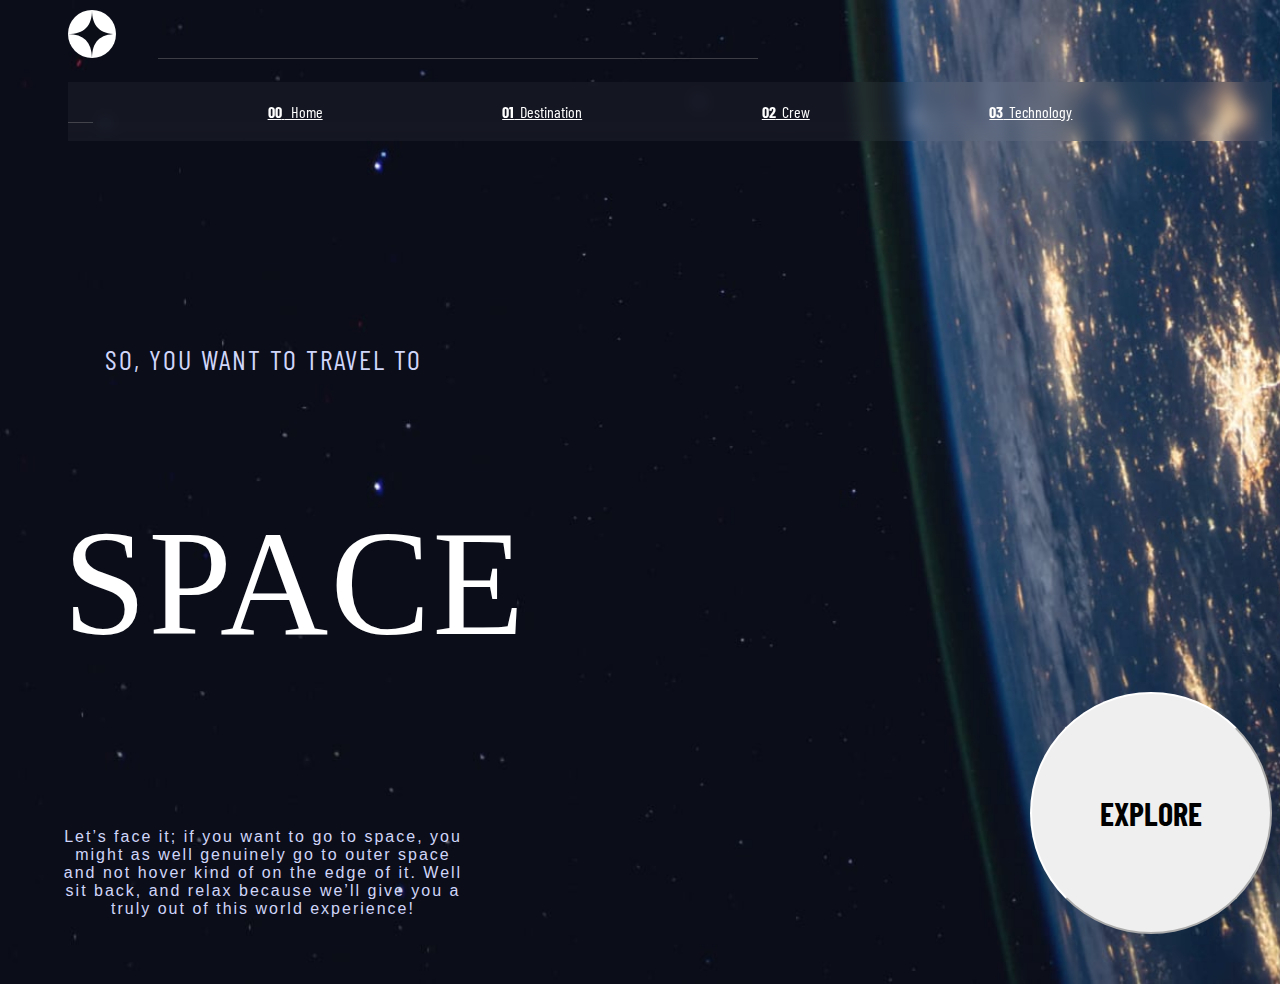
<file: index.html>
<!DOCTYPE html>
<html lang="en">
<head>
  <meta charset="UTF-8">
  <meta name="viewport" content="width=device-width, initial-scale=1.0">
  <link rel="stylesheet" href="style.css">
  <link href="https://cdn.jsdelivr.net/npm/bootstrap@5.3.2/dist/css/bootstrap.min.css" rel="stylesheet" integrity="sha384-T3c6CoIi6uLrA9TneNEoa7RxnatzjcDSCmG1MXxSR1GAsXEV/Dwwykc2MPK8M2HN" crossorigin="anonymous">
  <link rel="icon" type="image/png" sizes="32x32" href="./assets/favicon-32x32.png">
  <link rel="preconnect" href="https://fonts.googleapis.com">
  <link rel="preconnect" href="https://fonts.gstatic.com" crossorigin>
  <link href="https://fonts.googleapis.com/css2?family=Barlow+Condensed:wght@200&family=Manrope:wght@800&display=swap" rel="stylesheet">
  <title>Frontend Mentor | Space tourism website</title>
</head>
<body id="index">

   <div class="d-flex justify-content-between tP">
    <div class="col-1 shared-logo">
      <img src="assets/shared/logo.svg" alt="shared-logo" class="sharedLogo">
    </div>
    <div class="col-4 hLine">
      <div class="horizontal-line">
    </div>
    </div>
  <div class="col-7 navBar">
      <nav class="navbar">
        <div class="container-fluid nBar">
 <div class="col-md-12 textContainerColor">
            <div class="hLine">
              <div class="horizontal-line-two">
              </div>
            </div>
                     <div class="textContainer">
              <a class="navbar-brand" href="index.html"><b>00</b> <span class="thin-text">&nbsp; Home</span></a>
              <a class="navbar-brand" href="destination.html"><b>01</b> &nbsp;Destination</a>
              <a class="navbar-brand" href="crew.html"><b>02</b> &nbsp;Crew</a>
              <a class="navbar-brand" href="technology.html"><b>03</b> &nbsp;Technology</a>
            </div>
          </div>
        </div>
        <div class="hamburger-menu" onclick="openNav()" style="visibility: hidden;">
          <img src="assets/shared/icon-hamburger.svg" alt="hamburger-menu" style="width: 24px; height: 21px;">
        </div>
      </nav>
    </div>
  </div>
  <div class="container exploreContent">
    <div class="col-md-4">
      <div class="space">
        <p class="p1">SO, YOU WANT TO TRAVEL TO</p>
        <p class="p2">SPACE</p>
        <p class="p3">Let’s face it; if you want to go to space, you might as well genuinely go to outer space and not hover kind of on the edge of it. Well sit back, and relax because we’ll give you a truly out of this world experience!</p>
      </div>
    </div> 
    <div class="col-md-6">
      <div class="explore">
        <button class="exploreButon"> EXPLORE </button>
      </div>
    </div>
  </div>
  <div id="yanMenu" class="sidenav"> 
    <div class="closebtn" onclick="closeNav()">
   <img src="assets/shared/icon-close.svg" alt="close-hamburger-menu">
 </div>
 <a class="navbar-brand" href="index.html"><b>00</b> <span>&nbsp; Home</span></a>
 <a class="navbar-brand" href="destination.html"><b>01</b> &nbsp;Destination</a>
 <a class="navbar-brand" href="crew.html"><b>02</b> &nbsp;Crew</a>
 <a class="navbar-brand" href="technology.html"><b>03</b> &nbsp;Technology</a>
</div>   
</body>
<script src="function.js"></script>
<script src="https://cdn.jsdelivr.net/npm/bootstrap@5.3.2/dist/js/bootstrap.bundle.min.js" integrity="sha384-C6RzsynM9kWDrMNeT87bh95OGNyZPhcTNXj1NW7RuBCsyN/o0jlpcV8Qyq46cDfL" crossorigin="anonymous"></script>
</html>
</file>
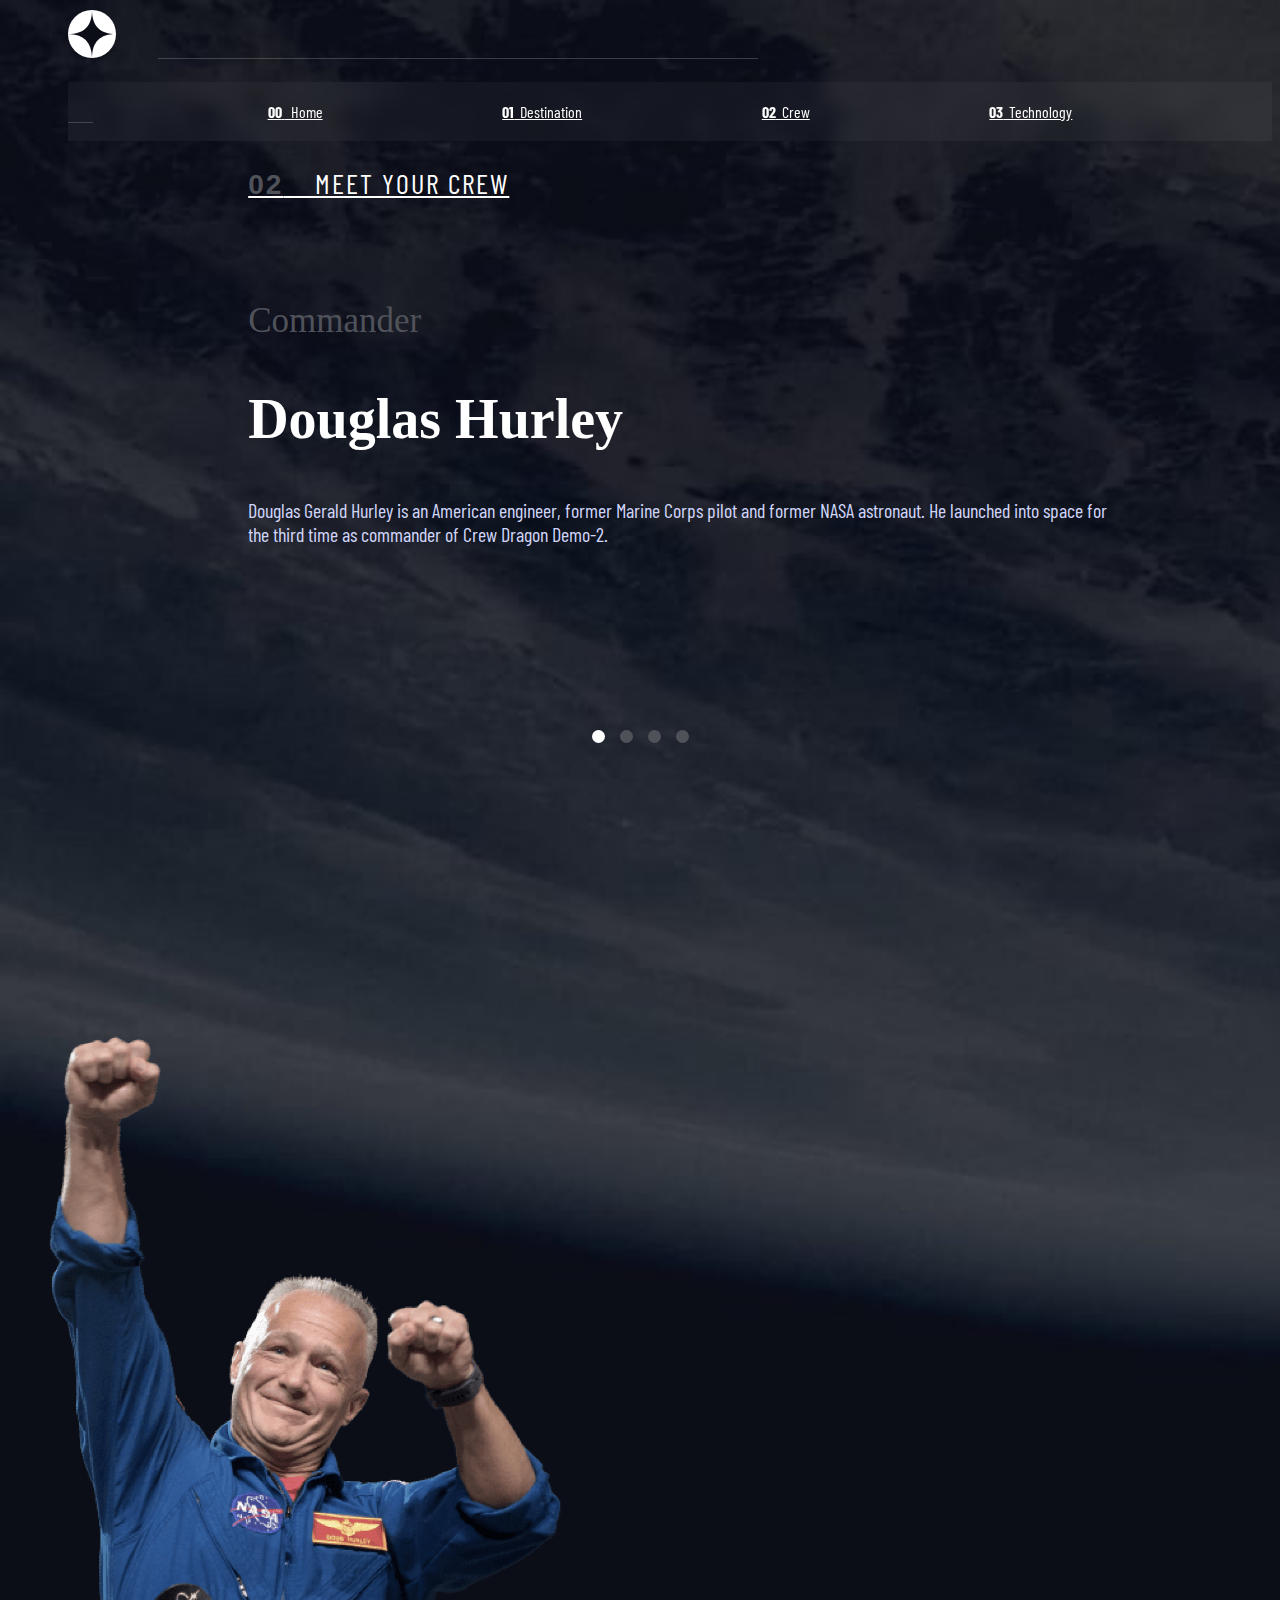
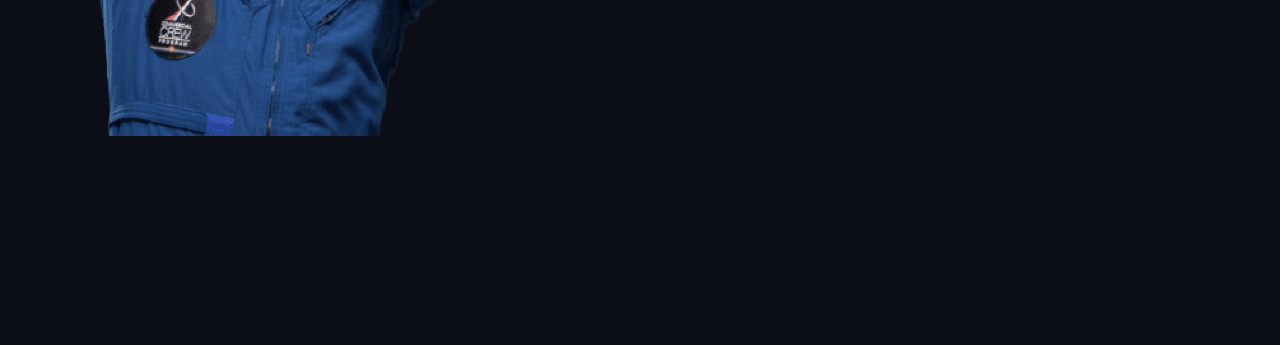
<file: crew.html>
<!DOCTYPE html>
<html lang="en">
<head>
  <meta charset="UTF-8">
  <meta name="viewport" content="width=device-width, initial-scale=1.0">
  <link rel="stylesheet" href="style.css">
  <link href="https://cdn.jsdelivr.net/npm/bootstrap@5.3.2/dist/css/bootstrap.min.css" rel="stylesheet" integrity="sha384-T3c6CoIi6uLrA9TneNEoa7RxnatzjcDSCmG1MXxSR1GAsXEV/Dwwykc2MPK8M2HN" crossorigin="anonymous">
  <link rel="icon" type="image/png" sizes="32x32" href="./assets/favicon-32x32.png">
  <link rel="preconnect" href="https://fonts.googleapis.com">
<link rel="preconnect" href="https://fonts.gstatic.com" crossorigin>
<link href="https://fonts.googleapis.com/css2?family=Barlow+Condensed:wght@200&family=Manrope:wght@800&display=swap" rel="stylesheet">
  <title>Frontend Mentor | Space tourism website</title>
</head>
<body id="crew">

  <div class="d-flex justify-content-between tP">
    <div class="col-1 shared-logo">
      <img src="assets/shared/logo.svg" alt="shared-logo" class="sharedLogo">
    </div>
    <div class="col-4 hLine">
      <div class="horizontal-line">
      </div>
    </div>
    <div class="col-7 navBar">
      <nav class="navbar">
        <div class="container-fluid nBar">
          <div class="col-md-12 textContainerColor">
            <div class="hLine">
              <div class="horizontal-line-two">
              </div>
            </div>
            <div class="textContainer">
              <a class="navbar-brand" href="index.html"><b>00</b> <span>&nbsp; Home</span></a>
              <a class="navbar-brand" href="destination.html"><b>01</b> &nbsp;Destination</a>
              <a class="navbar-brand" href="crew.html"><b>02</b> &nbsp;Crew</a>
              <a class="navbar-brand" href="technology.html"><b>03</b> &nbsp;Technology</a>
              </div>
          </div>
        </div>
        <div class="hamburger-menu" onclick="openNav()" style="visibility: hidden;">
          <img src="assets/shared/icon-hamburger.svg" alt="hamburger-menu" style="width: 24px; height: 21px;">
        </div>
      </nav>
    </div>
  </div>
  <div class="container peopleContent">

    <div class="col-md-6 crew">
      <div class="moonDestionation position-relative ">
        <a class="navbar-brand space-l-text" style="letter-spacing: 2px;" href="#"><b class="bold-text" style="color: #50525a; font-family: sans-serif;">02</b> &nbsp; &nbsp;MEET YOUR CREW</a>
      </div>
      <div class="commanderInfo">
          <div class="icerikler">
            <div class="step1">
              <p class="commander"></p>
              <h2 class="d-hurley"></h2>
              <p class="commanderText">
              </p>
            </div>
            <div class="step2" style="display: none;">
              <p class="commander"></p>
              <h2 class="d-hurley"></h2>
              <p class="commanderText">
              </p>
            </div>
            <div class="step3" style="display: none;">
              <p class="commander"></p>
              <h2 class="d-hurley"></h2>
              <p class="commanderText">
              </p>
            </div>
            <div class="step4" style="display: none;">
              <p class="commander"></p>
              <h2 class="d-hurley"></h2>
              <p class="commanderText">
              </p>
            </div>
          </div>
      </div>
      <div class="carousel space-l-text">
        <div class="buttonCarousel active"></div>
        <div class="buttonCarousel"></div>
        <div class="buttonCarousel"></div>
        <div class="buttonCarousel"></div>
      </div>
    </div> 
    <div class="col-md-6">
      <div class="moonDestionation position-relative">
        <a class="navbar-brand launch-hide" style="letter-spacing: 2px; visibility:hidden;" href="#"><b class="bold-text" style="color: #50525a; font-family: sans-serif;">02</b> &nbsp; &nbsp;MEET YOUR CREW</a>
      </div>
      <div class="commanderImg col-md-8">
        <div class="icerikler">
          <img src="" alt="commander-img" class="commanderImg2 step1">
          <img src="" alt="commander-img" class="commanderImg2 step2" style="display: none;">
          <img src="" alt="commander-img" class="commanderImg2 step3" style="display: none;">
          <img src="" alt="commander-img" class="commanderImg2 step4" style="display: none;">
        </div>
        <div class="carousel">
          <div class="buttonCarousel active launch-hide" style="visibility: hidden;"></div>
          <div class="buttonCarousel launch-hide" style="visibility: hidden;"></div>
          <div class="buttonCarousel launch-hide" style="visibility: hidden;"></div>
          <div class="buttonCarousel launch-hide" style="visibility: hidden;"></div>
        </div>
      </div>
    </div>
  </div>
  <div id="yanMenu" class="sidenav"> 
           <div class="closebtn" onclick="closeNav()">
          <img src="assets/shared/icon-close.svg" alt="close-hamburger-menu">
        </div>
        <a class="navbar-brand" href="index.html"><b>00</b> <span>&nbsp; Home</span></a>
        <a class="navbar-brand" href="destination.html"><b>01</b> &nbsp;Destination</a>
        <a class="navbar-brand" href="crew.html"><b>02</b> &nbsp;Crew</a>
        <a class="navbar-brand" href="technology.html"><b>03</b> &nbsp;Technology</a>
  </div>  
</body>
<script src="function.js"></script>
<script src="https://code.jquery.com/jquery-3.6.0.min.js"></script>
<script>
$(document).ready(function() {
  $(".carousel").on("click", ".buttonCarousel", function() {
    var index = $(this).index();
    $(".buttonCarousel").removeClass("active");
    $(this).addClass("active");
    $(".step1, .step2, .step3, .step4").hide();
    $(".step" + (index + 1)).show();
  });
});
</script>
<script>
$(function () {
  var button = $(".buttonCarousel");

  function switchToNext() {
    var _this = $(this);

    if (_this.hasClass("active")) return false;
    else {
      $(".buttonCarousel.active").removeClass("active");
      _this.addClass("active");
    }
  }

  button.on("click", switchToNext);
});
</script>
<script src="https://cdn.jsdelivr.net/npm/bootstrap@5.3.2/dist/js/bootstrap.bundle.min.js" integrity="sha384-C6RzsynM9kWDrMNeT87bh95OGNyZPhcTNXj1NW7RuBCsyN/o0jlpcV8Qyq46cDfL" crossorigin="anonymous"></script>
</html>
</file>
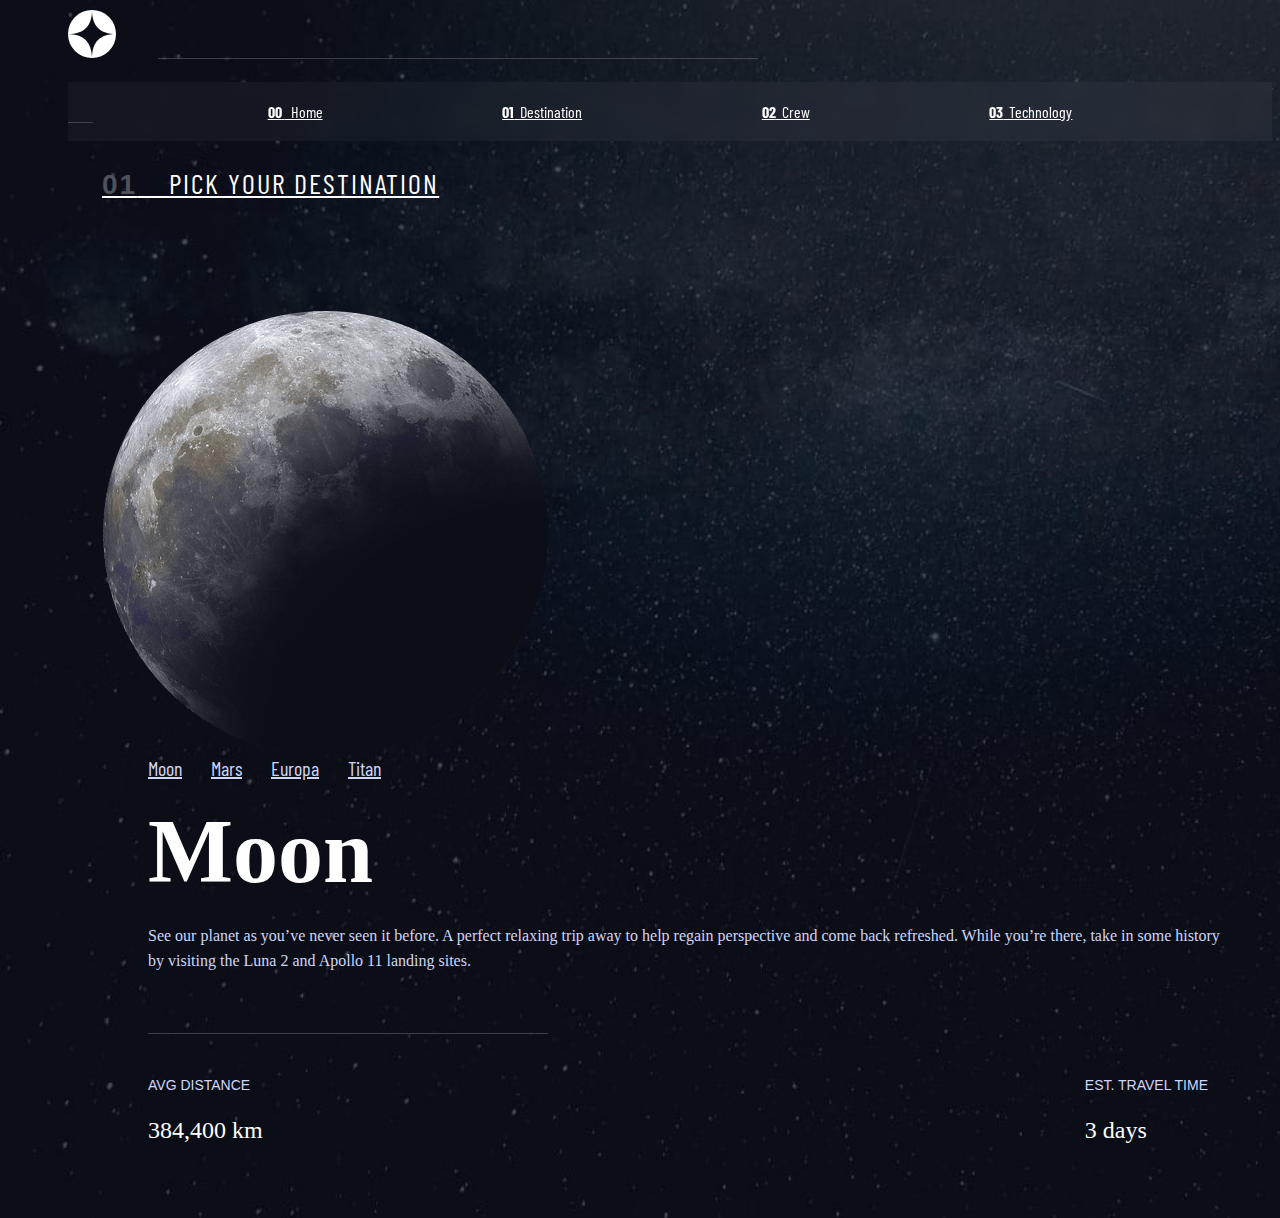
<file: destination.html>
<!DOCTYPE html>
<html lang="en">
<head>
  <meta charset="UTF-8">
  <meta name="viewport" content="width=device-width, initial-scale=1.0">
  <link rel="stylesheet" href="style.css">
  <link href="https://cdn.jsdelivr.net/npm/bootstrap@5.3.2/dist/css/bootstrap.min.css" rel="stylesheet" integrity="sha384-T3c6CoIi6uLrA9TneNEoa7RxnatzjcDSCmG1MXxSR1GAsXEV/Dwwykc2MPK8M2HN" crossorigin="anonymous">
  <link rel="icon" type="image/png" sizes="32x32" href="./assets/favicon-32x32.png">
  <link rel="preconnect" href="https://fonts.googleapis.com">
<link rel="preconnect" href="https://fonts.gstatic.com" crossorigin>
<link href="https://fonts.googleapis.com/css2?family=Barlow+Condensed:wght@200&family=Manrope:wght@800&display=swap" rel="stylesheet">
  <title>Frontend Mentor | Space tourism website</title>
</head>
<body id="destination">

  <div class="d-flex justify-content-between tP">
    <div class="col-1 shared-logo">
      <img src="assets/shared/logo.svg" alt="shared-logo" class="sharedLogo">
    </div>
    <div class="col-4 hLine">
      <div class="horizontal-line">
      </div>
    </div>
    <div class="col-7 navBar">
      <nav class="navbar">
        <div class="container-fluid nBar">
          <div class="col-md-12 textContainerColor">
            <div class="hLine">
              <div class="horizontal-line-two">
              </div>
            </div>
            <div class="textContainer">
              <a class="navbar-brand" href="index.html"><b>00</b> <span>&nbsp; Home</span></a>
              <a class="navbar-brand" href="destination.html"><b>01</b> &nbsp;Destination</a>
              <a class="navbar-brand" href="crew.html"><b>02</b> &nbsp;Crew</a>
              <a class="navbar-brand" href="technology.html"><b>03</b> &nbsp;Technology</a>
              </div>
          </div>
        </div>
        <div class="hamburger-menu" onclick="openNav()" style="visibility: hidden;">
          <img src="assets/shared/icon-hamburger.svg" alt="hamburger-menu" style="width: 24px; height: 21px;">
        </div>
      </nav>
    </div>
  </div>
  <div class="container exploreContent">
    <div class="col-md-6">
      <div class="moonDestionation position-relative">
        <a class="navbar-brand" style="letter-spacing: 2px;" href="#"><b class="bold-text" style="color: #50525a; font-family: sans-serif;">01</b> &nbsp; &nbsp;PICK YOUR DESTINATION</a>
      </div>
      <div class="destination-moon">
        <div class="icerikler">
          <img src="" alt="image" class="img-moon icerik"  id="icerik1_moon_img">
          <img src="" alt="image" class="img-moon icerik"  id="icerik2_moon_img">
          <img src="" alt="image" class="img-moon icerik"  id="icerik3_moon_img">
          <img src="" alt="image" class="img-moon icerik"  id="icerik4_moon_img">

        </div>      
      </div>
    </div> 
    <div class="col-md-6">
      <div class="descriptionMoon col-md-8">
              <div class="moon-name" style="word-spacing: 25px;">
              <a class="navbar-brand moonText-nav" href="javascript:void(0)" onclick="goster('icerik1')">Moon</a>
              <a class="navbar-brand moonText-nav" href="javascript:void(0)" onclick="goster('icerik2')">Mars</a>
              <a class="navbar-brand moonText-nav" href="javascript:void(0)" onclick="goster('icerik3')">Europa</a>
              <a class="navbar-brand moonText-nav" href="javascript:void(0)" onclick="goster('icerik4')">Titan</a>
              </div>
              <div id="icerikler">
                <h2 class="moonName icerik" id="icerik1_title"></h2>
                <p class="moonText icerik" id="icerik1_text"></p>
            
                <h2 class="moonName icerik" id="icerik2_title"></h2>
                <p class="moonText icerik" id="icerik2_text"></p>
            
                <h2 class="moonName icerik" id="icerik3_title"></h2>
                <p class="moonText icerik" id="icerik3_text"></p>
            
                <h2 class="moonName icerik" id="icerik4_title"></h2>
                <p class="moonText icerik" id="icerik4_text"></p>
            
              <div class="textHorizontalLine"></div>
              <div class="col">
                <div class="row">
                  <div class="col-md-12 twoBlock">
                    <div class="col-md-4 mt-4">
                      <p class="est-travel-time">AVG DISTANCE</p>
                      <div class="icerikler">
                        <p class="travel-num distance icerik" id="icerik1_distance"></p>
                        <p class="travel-num distance icerik" id="icerik2_distance"></p>
                        <p class="travel-num distance icerik" id="icerik3_distance"></p>
                        <p class="travel-num distance icerik" id="icerik4_distance"></p>


                      </div>
                    </div>
                  <div class="col-md-6 mt-4">
                    <p class="est-travel-time">EST. TRAVEL TIME</p>
                    <div class="icerikler">
                      <p class="travel-num travel-time icerik" id="icerik1_travel_time"></p>
                      <p class="travel-num travel-time icerik" id="icerik2_travel_time"></p>
                      <p class="travel-num travel-time icerik" id="icerik3_travel_time"></p>
                      <p class="travel-num travel-time icerik" id="icerik4_travel_time"></p>

                    </div>
                  </div>
                  </div>
                </div>
              </div>
            </div>
      </div>
    </div>
  </div>
  <div id="yanMenu" class="sidenav"> 
    <div class="closebtn" onclick="closeNav()">
   <img src="assets/shared/icon-close.svg" alt="close-hamburger-menu">
 </div>
 <a class="navbar-brand" href="index.html"><b>00</b> <span>&nbsp; Home</span></a>
 <a class="navbar-brand" href="destination.html"><b>01</b> &nbsp;Destination</a>
 <a class="navbar-brand" href="crew.html"><b>02</b> &nbsp;Crew</a>
 <a class="navbar-brand" href="technology.html"><b>03</b> &nbsp;Technology</a>
</div>  
</body>
<script src="function.js"></script>
<script src="https://cdn.jsdelivr.net/npm/bootstrap@5.3.2/dist/js/bootstrap.bundle.min.js" integrity="sha384-C6RzsynM9kWDrMNeT87bh95OGNyZPhcTNXj1NW7RuBCsyN/o0jlpcV8Qyq46cDfL" crossorigin="anonymous"></script>
</html>
</file>
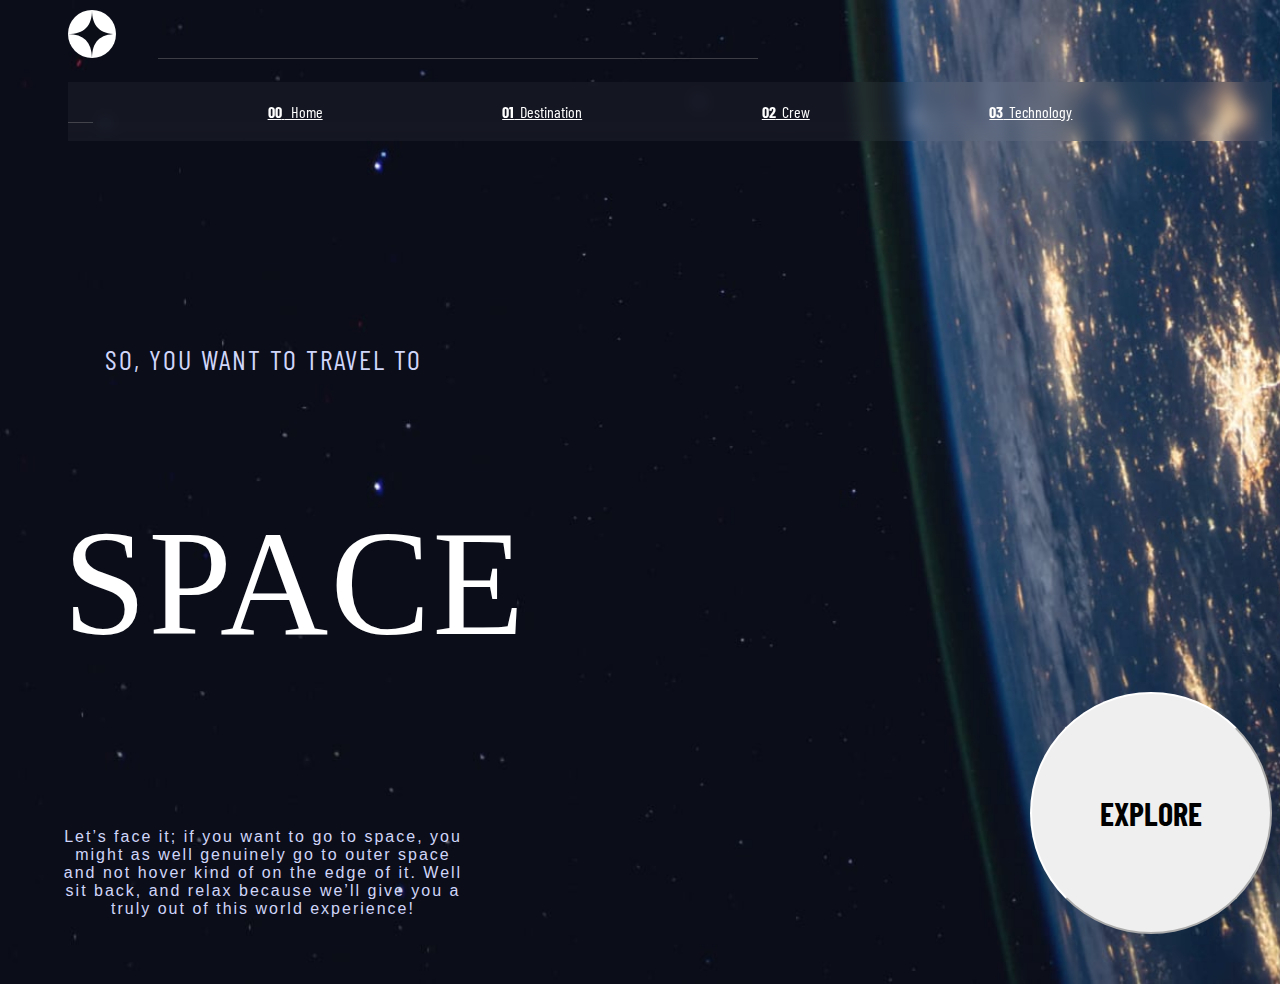
<file: home.html>
<!DOCTYPE html>
<html lang="en">
<head>
  <meta charset="UTF-8">
  <meta name="viewport" content="width=device-width, initial-scale=1.0">
  <link rel="stylesheet" href="style.css">
  <link href="https://cdn.jsdelivr.net/npm/bootstrap@5.3.2/dist/css/bootstrap.min.css" rel="stylesheet" integrity="sha384-T3c6CoIi6uLrA9TneNEoa7RxnatzjcDSCmG1MXxSR1GAsXEV/Dwwykc2MPK8M2HN" crossorigin="anonymous">
  <link rel="icon" type="image/png" sizes="32x32" href="./assets/favicon-32x32.png">
  <link rel="preconnect" href="https://fonts.googleapis.com">
<link rel="preconnect" href="https://fonts.gstatic.com" crossorigin>
<link href="https://fonts.googleapis.com/css2?family=Barlow+Condensed:wght@200&family=Manrope:wght@800&display=swap" rel="stylesheet">
  <title>Frontend Mentor | Space tourism website</title>
</head>
<body id="index">

  <div class="d-flex justify-content-between tP">
    <div class="col-1 shared-logo">
      <img src="assets/shared/logo.svg" alt="shared-logo" class="sharedLogo">
    </div>
    <div class="col-4 hLine">
      <div class="horizontal-line">
      </div>
    </div>
    <div class="col-7 navBar">
      <nav class="navbar">
        <div class="container-fluid nBar">
          <div class="col-md-12 textContainerColor">
            <div class="hLine">
              <div class="horizontal-line-two">
              </div>
            </div>
            <div class="textContainer">
              <a class="navbar-brand" href="home.html"><b>00</b> <span class="thin-text">&nbsp; Home</span></a>
              <a class="navbar-brand" href="destination.html"><b>01</b> &nbsp;Destination</a>
              <a class="navbar-brand" href="crew.html"><b>02</b> &nbsp;Crew</a>
              <a class="navbar-brand" href="technology.html"><b>03</b> &nbsp;Technology</a>
              </div>
          </div>
        </div>
        <div class="hamburger-menu" onclick="openNav()" style="visibility: hidden;">
          <img src="assets/shared/icon-hamburger.svg" alt="hamburger-menu" style="width: 24px; height: 21px;">
        </div>
      </nav>
    </div>
  </div>
  <div class="container exploreContent">
    <div class="col-md-4">
      <div class="space">
        <p class="p1">SO, YOU WANT TO TRAVEL TO</p>
        <p class="p2">SPACE</p>
        <p class="p3">Let’s face it; if you want to go to space, you might as well genuinely go to outer space and not hover kind of on the edge of it. Well sit back, and relax because we’ll give you a truly out of this world experience!</p>
      </div>
    </div> 
    <div class="col-md-6">
      <div class="explore">
        <button class="exploreButon"> EXPLORE </button>
      </div>
    </div>
  </div>
  <div id="yanMenu" class="sidenav"> 
    <div class="closebtn" onclick="closeNav()">
   <img src="assets/shared/icon-close.svg" alt="close-hamburger-menu">
 </div>
 <a class="navbar-brand" href="home.html"><b>00</b> <span>&nbsp; Home</span></a>
 <a class="navbar-brand" href="destination.html"><b>01</b> &nbsp;Destination</a>
 <a class="navbar-brand" href="crew.html"><b>02</b> &nbsp;Crew</a>
 <a class="navbar-brand" href="technology.html"><b>03</b> &nbsp;Technology</a>
</div>   
</body>
<script src="function.js"></script>
<script src="https://cdn.jsdelivr.net/npm/bootstrap@5.3.2/dist/js/bootstrap.bundle.min.js" integrity="sha384-C6RzsynM9kWDrMNeT87bh95OGNyZPhcTNXj1NW7RuBCsyN/o0jlpcV8Qyq46cDfL" crossorigin="anonymous"></script>
</html>
</file>
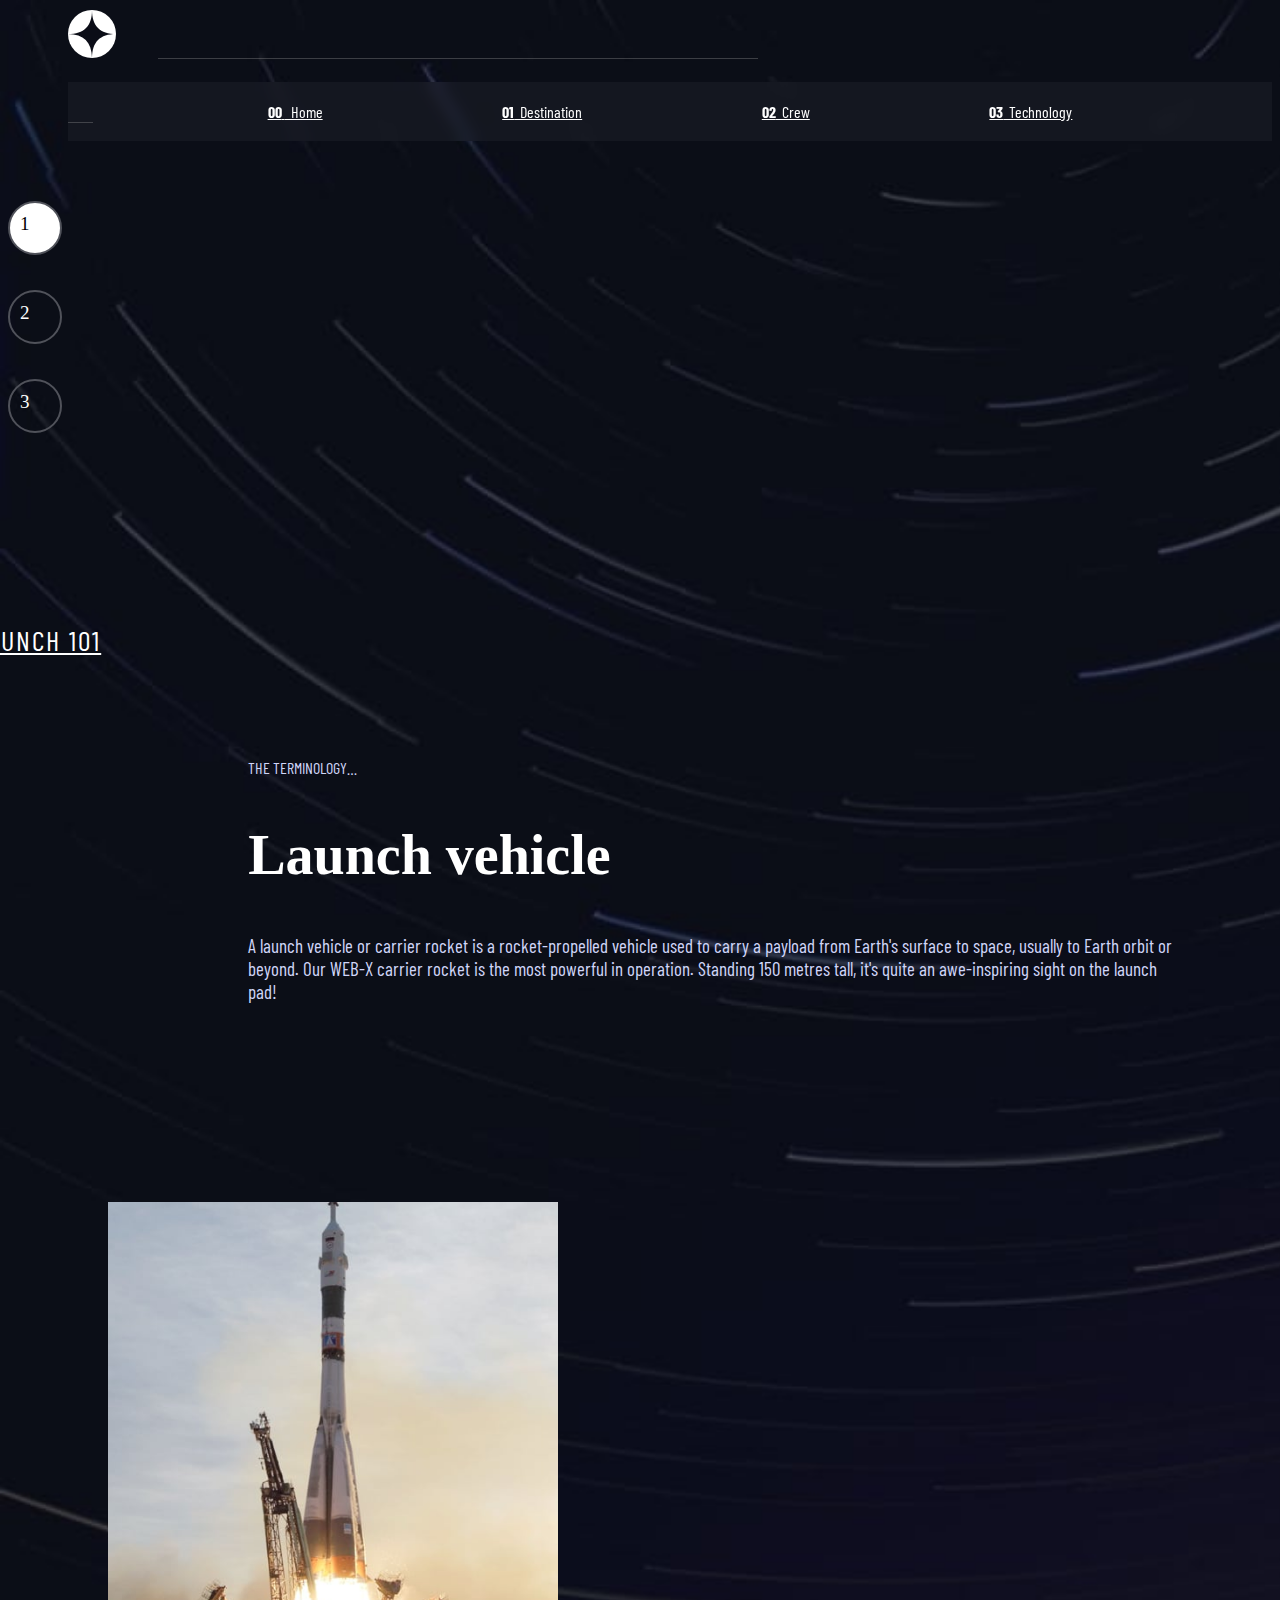
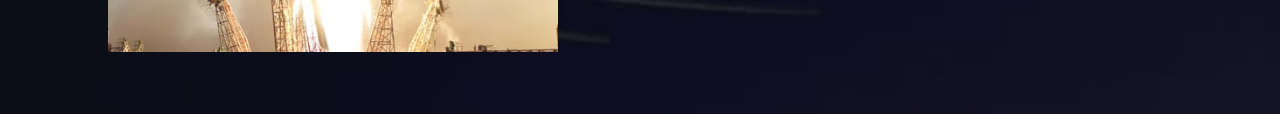
<file: technology.html>
<!DOCTYPE html>
<html lang="en">
<head>
  <meta charset="UTF-8">
  <meta name="viewport" content="width=device-width, initial-scale=1.0">
  <link rel="stylesheet" href="style.css">
  <link href="https://cdn.jsdelivr.net/npm/bootstrap@5.3.2/dist/css/bootstrap.min.css" rel="stylesheet" integrity="sha384-T3c6CoIi6uLrA9TneNEoa7RxnatzjcDSCmG1MXxSR1GAsXEV/Dwwykc2MPK8M2HN" crossorigin="anonymous">
  <link rel="icon" type="image/png" sizes="32x32" href="./assets/favicon-32x32.png">
  <link rel="preconnect" href="https://fonts.googleapis.com">
<link rel="preconnect" href="https://fonts.gstatic.com" crossorigin>
<link href="https://fonts.googleapis.com/css2?family=Barlow+Condensed:wght@200&family=Manrope:wght@800&display=swap" rel="stylesheet">
  <title>Frontend Mentor | Space tourism website</title>
</head>
<body id="technology">

  <div class="d-flex justify-content-between tP">
    <div class="col-1 shared-logo">
      <img src="assets/shared/logo.svg" alt="shared-logo" class="sharedLogo">
    </div>
    <div class="col-4 hLine">
      <div class="horizontal-line">
      </div>
    </div>
    <div class="col-7 navBar">
      <nav class="navbar">
        <div class="container-fluid nBar">
          <div class="col-md-12 textContainerColor">
            <div class="hLine">
              <div class="horizontal-line-two">
              </div>
            </div>
            <div class="textContainer">
              <a class="navbar-brand" href="index.html"><b>00</b> <span>&nbsp; Home</span></a>
              <a class="navbar-brand" href="destination.html"><b>01</b> &nbsp;Destination</a>
              <a class="navbar-brand" href="crew.html"><b>02</b> &nbsp;Crew</a>
              <a class="navbar-brand" href="technology.html"><b>03</b> &nbsp;Technology</a>
              </div>
          </div>
        </div>
        <div class="hamburger-menu" onclick="openNav()" style="visibility: hidden;">
          <img src="assets/shared/icon-hamburger.svg" alt="hamburger-menu" style="width: 24px; height: 21px;">
        </div>
      </nav>
    </div>
  </div>
   <div class="container personContent">
    <div class="carouselTech col-md-1 start-0">
        <div class="buttonTech active text-center"><p style="margin:10px;">1</p></div>
        <div class="buttonTech text-center"><p style="margin:10px;">2</p></div>
        <div class="buttonTech text-center"><p style="margin:10px;">3</p></div>
      </div>

    <div class="col-md-6 space101">
      <div class="spaceLaunch position-relative">
        <a class="navbar-brand space-l-text" style="letter-spacing: 2px;" href="#"><b class="bold-text" style="color: #50525a; font-family: sans-serif;">03</b> &nbsp; &nbsp;SPACE LAUNCH 101</a>
      </div>
      <div class="TechInfo">
          <div class="icerikler">
            <div class="step1-Tech">
              <p class="Tech"></p>
              <p class="terminology">THE TERMINOLOGY…</p>
              <h2 class="TechName"></h2>
              <p class="TechText">
              </p>
            </div>
            <div class="step2-Tech" style="display: none;">
              <p class="Tech"></p>
              <p class="terminology">THE TERMINOLOGY…</p>
              <h2 class="TechName"></h2>
              <p class="TechText">
              </p>
            </div>
            <div class="step3-Tech" style="display: none;">
              <p class="Tech"></p>
              <p class="terminology">THE TERMINOLOGY…</p>
              <h2 class="TechName"></h2>
              <p class="TechText">
              </p>
            </div>
          </div>
      </div>
    </div> 
    <div class="col-md-5">
        <div class="spaceLaunch position-relative">
            <a class="navbar-brand launch-hide" style="visibility: hidden; letter-spacing: 2px;" href="#"><b class="bold-text" style="color: #50525a; font-family: sans-serif;">03</b> &nbsp; &nbsp;SPACE LAUNCH 101</a>
          </div>
      <div class="TechImg">
        <div class="icerikler">
          <img src="" alt="tech-img" class="TechImg2 step1-Tech"> 
          <img src="" alt="tech-img" class="TechImg2 step2-Tech" style="display: none;">
          <img src="" alt="tech-img" class="TechImg2 step3-Tech" style="display: none;">
        </div>
      </div>
    </div>
  </div>
  <div id="yanMenu" class="sidenav"> 
    <div class="closebtn" onclick="closeNav()">
   <img src="assets/shared/icon-close.svg" alt="close-hamburger-menu">
 </div>
 <a class="navbar-brand" href="index.html"><b>00</b> <span>&nbsp; Home</span></a>
 <a class="navbar-brand" href="destination.html"><b>01</b> &nbsp;Destination</a>
 <a class="navbar-brand" href="crew.html"><b>02</b> &nbsp;Crew</a>
 <a class="navbar-brand" href="technology.html"><b>03</b> &nbsp;Technology</a>
</div>  
</body>
<script src="function.js"></script>
<script src="https://code.jquery.com/jquery-3.6.0.min.js"></script>
<script>
$(document).ready(function() {
  $(".carouselTech").on("click", ".buttonTech", function() {
    var index = $(this).index();
    $(".buttonTech").removeClass("active");
    $(this).addClass("active");
    $(".step1-Tech, .step2-Tech, .step3-Tech").hide();
    $(".step" + (index + 1) + "-Tech").show();
  });
});
</script>
<script>
$(function () {
  var button = $(".buttonTech");

  function switchToNext() {
    var _this = $(this);

    if (_this.hasClass("active")) return false;
    else {
      $(".buttonTech.active").removeClass("active");
      _this.addClass("active");
    }
  }

  button.on("click", switchToNext);
});

</script>
<script src="https://cdn.jsdelivr.net/npm/bootstrap@5.3.2/dist/js/bootstrap.bundle.min.js" integrity="sha384-C6RzsynM9kWDrMNeT87bh95OGNyZPhcTNXj1NW7RuBCsyN/o0jlpcV8Qyq46cDfL" crossorigin="anonymous"></script>
</html>
</file>
<file: style.css>
/* Start index.html */
.navbar{
    padding: 0px !important;
}
.horizontal-line{
    position: absolute;
    width: 600px !important;
    height: 0.1mm;
    background-color: #97979759;
    left: 158px;
}
.horizontal-line-two{
    position: absolute;
    width: 25px !important;
    height: 0.1mm;
    background-color: #97979759;
    top: 40px;
    left: 0px
}
.navbar-brand{
color: white !important;
font-family: 'Barlow Condensed', sans-serif;
}
.hLine{
    display: flex;
    align-items: center;
}
.textContainer{
    display: flex;
    justify-content: space-evenly;
    margin: 10px !important;
}
.textContainerColor{
    backdrop-filter: blur(8px); 
    background-color: hsla(0, 0%, 100%, 0.04); 
    padding: 10px;
    margin-top: 24px;
}
.shared-logo{
    display: flex;
    align-items: center;
}
.nBar{
    padding: 0px !important;
}
.tP{
    margin-top: 10px !important;
    margin-left: 60px !important;
}
.explore{
    display: flex;
    justify-content: space-evenly;
}
.exploreButon{
    width: 274px;
    height: 274px;
    border-radius: 150px;
    border-color: white;
    font-size: 32px;
    font-family: 'Barlow Condensed', sans-serif;
    font-weight: bolder;
}
.exploreContent{
    display: flex;
    flex-wrap: wrap;
    align-content: flex-start;
    justify-content: space-between;
    align-items: end;
    margin-bottom:50px ;
}
.space{
    color: white;
    margin-left: 55px;
    margin-top: 176px;
    text-align: center;
    width: 400px;
}
.p1{
    font-size: 28px; 
    height: 5px;
    letter-spacing: 2px;
    font-family: 'Barlow Condensed', sans-serif;
    color: #D0D6F9;
}
.p2{
    font-size: 150px;
    height: 181px;
    letter-spacing: 2px;
    font-family: 'Bellefair', serif;
}
.p3{
    font-size: 16px; 
    font-family: 'Barlow', sans-serif;
    color: #D0D6F9;
    letter-spacing: 2px;
}
.commander{
    font-size: 35px;
    font-family: 'Bellefair', serif;
    color: #50525a;
    margin-top: 100px;
    margin-bottom: 0px;
}
.commanderInfo{
    margin-left:  19% !important;
}
.d-hurley{
    font-size: 56px;
    color: white;
    font-family: 'Bellefair', serif;
}
.commanderText{
    color: #D0D6F9;
    font-size: 20px; 
    font-family: 'Barlow Condensed', sans-serif;
    margin-right: 151px;
}
.commanderImg{
    margin-left: 40px;
}
.personContent{
    display: flex;
    flex-wrap: wrap;
    align-content: flex-start;
    justify-content: space-between;
    align-items: end;
}
.peopleContent{
    display: flex;
    flex-wrap: wrap;
    align-content: flex-start;
    justify-content: space-between;
    align-items: end;
}

/* Crew Carousel */
  .buttonCarousel {
    width: 13px;
    height: 13px;
    float: left;
    margin-right: 15px;
    background-color:#50525a;
    border-radius: 20px;
    cursor: pointer;
    transition: 0.3s ease width;
  }
  .buttonCarousel:last-child {
    margin-right: 0;
  }  
  .buttonCarousel.active {
    cursor: auto;
    background-color: white;
  }
  .carousel{
    display: flex;
    justify-content: center;
    margin-top: 184px;
  }
/* Crew Carousel */
  
/* Desktop view  */
@media (min-width: 992px) and (max-width: 1600px) { 
    #index{
        background-image: url(assets/home/background-home-desktop.jpg);
        background-repeat: no-repeat !important;
        background-size: cover !important;
    }
    .exploreButon{
        width: 242px;
        height: 242px;
    }    
    .sidenav{
        visibility: hidden;
    }
}

@media (min-width: 765px) and (max-width: 992px) { 
    body{
        background-image: url(assets/home/background-home-desktop.jpg);
        background-repeat: no-repeat !important;
        background-size: cover !important;
    }
    .exploreButon{
        width: 242px;
        height: 242px;
    }  
    .explore{
        margin-right: 20px;
    }
    .exploreContent{
        margin: 0px !important;
    }
    .exploreButon{
        margin-right: -347px;
    }
    .sidenav{
        visibility: hidden;
    }
}

/* Tablet view */
@media (min-width: 535px) and (max-width: 765px) {
    body{
        background-image: url(assets/home/background-home-tablet.jpg);
        background-repeat: no-repeat !important;
        background-size: cover !important;
    }
    .horizontal-line{
        visibility: hidden;
    }
    .horizontal-line-two{
        visibility: hidden;
    }
    .space{
        margin-left: 0px !important;  
    }
    .exploreButon{
        width: 242px;
        height: 242px;
    } 
    .explore{
        margin-top: 162px !important;
        margin-right: 0px !important;
        
    }  
    .exploreContent{
        display: flex;
        justify-content: space-evenly;
        align-items: center;
        align-content: center;
        flex-wrap: wrap;
    }
    .p1{
        font-size: 20px; 
    }
    .sidenav{
        visibility: hidden;
    }
    .peopleContent{
        display: flex;
        flex-wrap: wrap;
        align-content: flex-start;
        justify-content: space-between;
        align-items: end;
    }
}
/* Mobile view */
@media (min-width: 50px) and (max-width: 535px) {
    body{
        background-image: url(assets/home/background-home-mobile.jpg);
        background-repeat: no-repeat !important;
        background-size: cover !important;
        overflow-x:hidden ;
    }
    .navbar{
        visibility: hidden;
    }
    .navbar-brand{
        margin: 0px !important;
        padding: 0px !important;
        width: 0px !important;
        
    }
    .horizontal-line{
        visibility: hidden;
        width: 0px !important;
    }
    .horizontal-line-two{
        visibility: hidden;
    }
    .space{
        margin-left: 0px !important;  
        margin-top: 0px !important;
    }
    .tP{
        margin-top: 0px !important;
        margin-left: 10px !important;
    }
    .exploreButon{
        width: 150px;
        height: 150px;
    }
    .explore{
        margin-top: 162px !important;
        margin-right: 0px !important;
        
    }  
    .exploreContent{
        display: flex;
        justify-content: space-evenly;
        align-items: center;
        align-content: center;
        flex-wrap: wrap;
    }
    .p1{
        font-size: 16px; 
        height: 5px;
        letter-spacing: 2px;
        font-family: 'Barlow Condensed', sans-serif;
        color: #D0D6F9;
    }
    .p2{
        font-size: 80px;
        height: 100px;
        letter-spacing: 2px;
        font-family: 'Bellefair', serif;
    }
    .p3{
        font-size: 15px; 
        font-family: 'Barlow', sans-serif;
        color: #D0D6F9;
        letter-spacing: 2px;
    }
}

/* Sidenav Menu */
.sidenav {padding-top: 15px;}
.sidenav a {font-size: 18px;}

.sidenav {
    height: 100%;
    width: 0;
    position: fixed;
    z-index: 1;
    top: 0;
    right: 0px;
    background-color: #111;
    overflow-x: hidden;
    transition: 0.5s;
    padding-top: 60px; 
    backdrop-filter: blur(8px); 
    background-color: hsla(0, 0%, 100%, 0.04); 
  }
  .sidenav a {
    padding: 8px 8px 8px 32px;
    text-decoration: none;
    font-size: 25px;
    color: #818181;
    display: block;
    transition: 0.3s;
  }
  .sidenav a:hover {
    color: #f1f1f1; 
  }  
  .sidenav .closebtn {
    position: absolute;
    top: 0;
    right: 25px;
    font-size: 36px;
    margin-left: 50px;
  }
  @media (min-width: 50px) and (max-width: 400px) {
   .space{
    width: 313px;
   }
}
/* Finish index.html */
/* Start destination.html */
/* Desktop view  */
@media (min-width: 992px) and (max-width: 1600px) { 
    #destination{
        background-image: url(assets/destination/background-destination-desktop.jpg);
        background-repeat: no-repeat !important;
        background-size: cover !important;
    }
    .exploreButon{
        width: 242px;
        height: 242px;
    }    
    .sidenav{
        visibility: hidden;
    }
}
.destination-moon{
    color: white;
    margin-left: 95px;
    margin-top: 110px;
    text-align: center;
    width: 400px;
}
.moonDestionation{
    margin-left: 19% !important;
    font-size: 28px;
}
.bold-text{
    font-weight: bold;
}
.descriptionMoon{
    margin-left: 140px;
}
.moonName{
    font-size: 90px;
    color: white;
    font-family: 'Bellefair', serif;
    margin-bottom: 20px;
    margin-top: 20px;
}
.moonText-nav{
    font-size: 20px !important;
    color: #D0D6F9 !important;
}
.moonText{
    color: #D0D6F9;
    margin-right: 40px;
    line-height: 25px;
}
.textHorizontalLine{
    position: static;
    width: 400px !important;
    height: 0.1mm;
    background-color: #97979759;
    margin-top: 60px;
}
.twoBlock{
    display: flex;
    justify-content: space-between;
    margin-top: 30px !important;
    padding-right: 64px !important;
}
.est-travel-time{
    font-family: 'Barlow', sans-serif;
    color: #D0D6F9;
    font-size: 14px;
}
.travel-num{
    font-family: 'Bellefair', serif;
    font-size: 24px;
    color: white;
}
@media (min-width: 765px) and (max-width: 992px) { 
    #destination{
        background-image: url(assets/destination/background-destination-desktop.jpg);
        background-repeat: no-repeat !important;
        background-size: cover !important;
    }
    .sidenav{
        visibility: hidden;
    }
    .img-moon{
        width: 380px;
        height: 380px;
    }
    .destination-moon{
        margin-left: 0px !important;
    }
}
/* Tablet view  */
@media (min-width: 535px) and (max-width: 765px) {
    #destination{
        background-image: url(assets/destination/background-destination-tablet.jpg);
        background-repeat: no-repeat !important;
        background-size: cover !important;
    }
    .destination-moon{
        margin-bottom: 30px !important;
        margin-left: 0px !important;
    }
    .descriptionMoon{
        margin-top: 30px !important;
        margin-left: 0px !important;
        text-align: center !important;
    }
    .img-moon{
        width: 300px !important;
        height: 300px !important;
    }
    .moonText{
        margin-left: 0px !important;
        margin-right: -16px !important;
    }
    .textHorizontalLine{
       width: 502px !important;
       margin-left: 11px !important;
    }
    .moon-name{
        word-spacing: 48px !important;
    }
    .moonName{
        font-size: 80px !important;
        margin-left: 20px;
    }
    .moonDestionation{
        margin-left: -62px !important;
        position: static !important;
    }
    .icerikler{
        display: flex;
        align-items: center;
        flex-direction: column;
    }
}
/* Mobile view  */
@media (min-width: 50px) and (max-width: 535px) {
    #destination{
        background-image: url(assets/destination/background-destination-mobile.jpg);
        background-repeat: no-repeat !important;
        background-size: cover !important;
        overflow-x:hidden ;
    }
    .img-moon{
        width: 170px !important;
        height: 170px !important;
    }
    .descriptionMoon{
        margin-left: 0px !important;
        margin-top: 20px !important;
        text-align: center !important;
    }
    .destination-moon{
        margin-left: 0px !important;
        margin-top: 20px !important;
    }
    .moonName{
        display: flex;
        justify-content: center;
        font-size: 45px !important;
    }
    .moonText{
        margin-right: 48px !important;
        margin-left: 72px;
    }
    .moonDestionation{
        font-size: 20px !important;
        position: relative !important;
    }
    .twoBlock{
        display: flex;
        flex-direction: column;
        align-items: center;
    }
    .icerikler{
        display: flex;
        align-items: center;
        flex-direction: column;
    }
    .commanderImg2{
        max-width: 100%;
        height: auto;
    }
}
    .button {
    width: 20px;
    height: 20px;
    float: left;
    margin-right: 20px;
    background-color: black;
    border-radius: 20px;
    cursor: pointer;
    transition: 0.3s ease width;
    }

    .button:last-child {
    margin-right: 0;
    }

    .button.active {
    width: 60px;
    cursor: auto;
    }

/* Finish Destination.html */
/* Start Crew.html */
@media (min-width: 992px) and (max-width: 1600px) { 
    #crew{
        background-image: url(assets/crew/background-crew-desktop.jpg);
        background-repeat: no-repeat !important;
        background-size: cover !important;
    }
    .crew{
        margin-bottom: 258px !important;
       }
}
@media (min-width: 765px) and (max-width: 992px) { 
    #crew{
        background-image: url(assets/crew/background-crew-desktop.jpg);
        background-repeat: no-repeat !important;
        background-size: cover !important;
    }
    .sidenav{
        visibility: hidden;
    }
   .commanderText{
    margin: 0px !important;
   }
}
/* Tablet view  */
@media (min-width: 535px) and (max-width: 765px) {
    #crew{
        background-image: url(assets/crew/background-crew-tablet.jpg);
        background-repeat: no-repeat !important;
        background-size: cover !important;
        overflow-x:hidden !important;
    }
    .crew{
        margin-top: -217px !important;
        text-align: center!important;
    }
    .moonDestionation{
        text-align: center!important;
        margin-bottom: 20px;
    }
    .buttonCarousel{
        margin-right: 25px;
    }
    .textHorizontalLine{
       width: 502px !important;
       margin-left: 11px !important;
    }
    .commanderText{
        margin: 0px !important;
       }

    .commanderInfo{
        margin-left: 0px !important;
    }
    .commanderImg{
        margin-left: 0px !important;
    }
    .carousel{
        bottom: 130px;
    }
    .peopleContent{
        display: flex;
        flex-wrap: nowrap;
        flex-direction: column-reverse;
        align-items: flex-start;
    }
}
/* Mobile view  */
@media (min-width: 50px) and (max-width: 535px) {
    #crew{
        background-image: url(assets/crew/background-crew-mobile.jpg);
        background-repeat: no-repeat !important;
        background-size: cover !important;
        overflow-x:hidden;
    }
    .commanderText{
        margin-right: 0px !important;  
    }

    .commanderInfo{
        margin-left: 0px !important;
    }
    .commander{
        margin-top: 60px;
    }
    .commanderImg{
        margin-left: 0px !important;
    }
    .crew{
        margin-top: -169px !important;
        text-align: center!important;
        margin-left: 0px;
    }
    .moonDestionation{
        margin: 0px;
    }
    .buttonCarousel{
        margin-right: 25px;
    }
    .d-hurley{
        font-size: 48px;
        margin-left: 0px;
    }
    /* .icerikler{
        margin-right: -15px;
    } */
    .peopleContent{
        display: flex;
        flex-wrap: nowrap;
        flex-direction: column-reverse;
        align-items: flex-start;
    }
    .carousel{
        bottom: 130px;
    }
    .launch-hide{
        visibility: visible !important;
    }
}
/* Finish Crew.html */
/* Start Technology.html */
.Tech{
    font-size: 35px;
    font-family: 'Bellefair', serif;
    color: #50525a;
    margin-top: 100px;
    margin-bottom: 0px;
}
.TechInfo{
    margin-left:  19% !important;
}
.TechName{
    font-size: 56px;
    color: white;
    font-family: 'Bellefair', serif;
}
.TechText{
    color: #D0D6F9;
    font-size: 19px; 
    font-family: 'Barlow Condensed', sans-serif;
    margin-right: 85px;
}
.TechImg{
    margin-left: 100px;
    margin-top:-95px;
    margin-bottom: 50px;
}
.TechImg2{
    width: 450px;
    height: 450px;
}
.spaceLaunch{
    margin-left: -14% !important;
    font-size: 28px;
    margin-bottom: 90px;
}
/* Start technology.html */
@media (min-width: 992px) and (max-width: 1600px) { 
    #technology{
        background-image: url(assets/technology/background-technology-desktop.jpg);
        background-repeat: repeat !important;
        background-size: cover !important;
    }
    .personContent{
        margin-right: 0px !important;
      }
}
@media (min-width: 767px) and (max-width: 992px) { 
    #technology{
        background-image: url(assets/technology/background-technology-desktop.jpg);
        background-repeat: no-repeat !important;
        background-size: cover !important;
    }
    .sidenav{
        visibility: hidden;
    }
    .personContent{
        margin: 0px !important;
      }
      
      .TechText{
        margin-right: 0px !important;
        width: 420px;
      }
      .TechImg2{
        height: 400px;
        width: 400px;
      }
      .TechImg{
        margin-left: 170px;
        margin-bottom: 100px;
      }
      .spaceLaunch{
        margin-bottom: 60px;
      }
}

/* Tablet view  */
@media (min-width: 535px) and (max-width: 767px) {
    #technology{
        background-image: url(assets/technology/background-technology-tablet.jpg);
        background-repeat: no-repeat !important;
        background-size: cover !important;
    }
    .moonDestionation{
        margin-left: -62px !important;
        position: static !important;
    }
    .icerikler{
        display: flex;
        align-items: center;
        flex-direction: column;
    }
    .spaceLaunch{
       font-size: 20px !important;
       margin-left: 0px !important;
    }
    .personContent {
       display: flex;
       flex-direction: column-reverse;
    }
    .space-l-text{
        visibility: hidden;
    }
    .launch-hide{
        visibility: visible !important;
    }
    .TechImg{
        margin-left: -10px !important;
        margin-top: 50px !important;
    }
    .personContent{
        margin: 0px !important;
    }
    .TechImg2{
        width: 763px !important;
    }
    .TechInfo {
        margin-left: -92px !important;
    }
    .spaceLaunch{
        text-align: center!important;
        margin-bottom: 0px !important;
    }
    .carouselTech{
        display: flex !important;
        flex-direction: row !important;
        position:absolute;
        margin-bottom: 433px !important;
        margin-left: 198px !important;
    }
    .buttonTech{
        margin-left: 53px !important;
    }
 } 
/* Mobile view  */
 @media (min-width: 368px) and (max-width: 535px) {
    #technology{
        background-image: url(assets/technology/background-technology-mobile.jpg);
        background-repeat: no-repeat !important;
        background-size: cover !important;
    }
    .hamburger-menu{
        visibility: visible !important; 
        margin-left: 167px;
        margin-top: -116px;
    } 
    .sharedLogo{
        width: 40px;
        height: 40px;
    }
    .spaceLaunch{
       font-size: 20px !important;
       margin-left: 0px !important;
       text-align: center!important;
       margin-bottom: 0px !important;
       right: 50px;
    }
    .personContent {
       display: flex;
       flex-direction: column-reverse;
    }
    .space-l-text{
        visibility: hidden;
    }
    .launch-hide{
        visibility: visible !important;
    }
    .TechImg{
        margin-left: 0px !important;
        margin-top: 50px !important;
    }
    .personContent{
        margin: 0px !important;
    }
    .TechImg2{
        width: 489px !important;
        height: 390px !important;
    }
    .TechInfo {
        margin-left: 0px !important;
    }
    .carouselTech{
        display: flex !important;
        flex-direction: row !important;
        position:absolute;
        margin-left: 0px !important;
        top: 610px !important;
    }
    .buttonTech{
        margin-left: 53px !important;
    }
    .TechName{
        font-size: 48px !important;
    }
    .TechText{
        margin-right: 80px !important;
        width: 400px;
    }
    .space101{
        margin-bottom: 0px !important;
        margin-left: -10px !important;
      }
} 
@media (min-width: 50px) and (max-width: 368px) {
    #technology{
        background-image: url(assets/technology/background-technology-mobile.jpg);
        background-repeat: no-repeat !important;
        background-size: cover !important;
        overflow-x:hidden ;
    }
    .hamburger-menu{
        visibility: visible !important; 
        margin-left: 140px;
        margin-top: -116px;
    } 
    .sharedLogo{
        width: 40px;
        height: 40px;
    } 
    .icerikler{
        display: flex;
        align-items: center;
        flex-direction: column;
    }

    .spaceLaunch{
       font-size: 20px !important;
       margin-left: 0px !important;
       margin-bottom: 0px !important;
    }
    .personContent {
       display: flex;
       flex-direction: column-reverse;
    }
    .space-l-text{
        visibility: hidden;
    }
    .launch-hide{
        visibility: visible !important;
    }
    .TechImg{
        margin-left: -10px !important;
        margin-top: 50px !important;
    }
    .TechName{
        font-size: 48px !important;
    }
    .personContent{
        margin: 0px !important;
    }
    .TechImg2{
        width: 390px !important;
        height: 390px !important;
    }
    .TechInfo {
        margin-left: 0px !important;
    }
    .carouselTech{
        display: flex !important;
        flex-direction: row !important;
        position:absolute;
        margin-left: 0px !important;
        top: 610px !important;
    }
    .buttonTech{
        margin-left: 53px !important;
    }
    .TechText{
        margin-right: 80px !important; 
    }
    .space101{
        margin-bottom: 0px !important;
        margin-left: -56px !important;
      }
}
.buttonTech {
    width: 50px;
    height: 50px;
    margin-top: 35px;
    background-color:transparent;
    border-radius: 50px;
    cursor: pointer;
    transition: 0.3s ease width;
    font-size: 19px;
    font-family: 'Bellefair', serif;
    color:white;
    border: 2px solid;
    border-color: #50525a;
}
  .buttonTech:last-child {
    margin-right: 0;
  }
  
  .buttonTech.active {
    cursor: auto;
    background-color: white;
    color: black;
  }
  .carouselTech{
    display: flex;
    flex-direction: column;
    margin-bottom: 190px;
  }
  .space101{
    margin-bottom: 150px;
  }
  .terminology{
    color: #D0D6F9;
    font-family: 'Barlow Condensed', sans-serif;
    font-size: 16px;
    margin: 0px !important;
  }
  
/* Finish Technology.html */

.icerik {
    display: none;
}
#icerik1_title,
#icerik1_text,
#icerik1_travel_time,
#icerik1_distance,
#icerik1_moon_img{
    display: block;
}

.moonName,
.moonText,
.distance,
.travel-time,
.img-moon{
    display: none;
}
</file>
